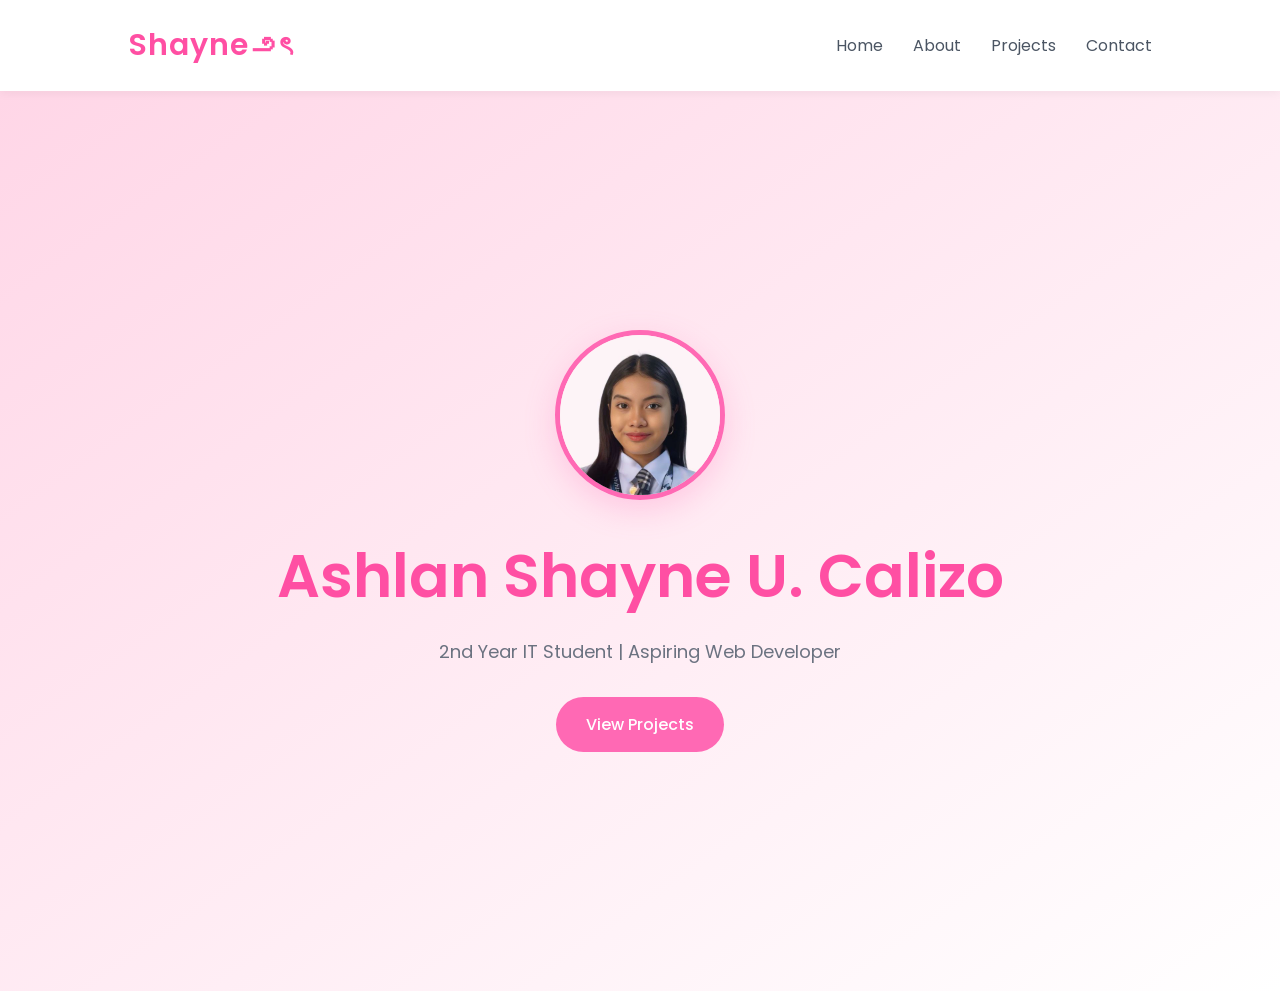
<file: index.html>
<!DOCTYPE html>
<html lang="en">
<head>
    <meta charset="UTF-8">
    <meta name="viewport" content="width=device-width, initial-scale=1.0">
    <title>Home | Calizo Portfolio</title>

    <link rel="stylesheet" href="style.css">

    <link href="https://fonts.googleapis.com/css2?family=Poppins:wght@300;400;500;600&display=swap" rel="stylesheet">
</head>
<body>

    <!-- NAVBAR -->

    <nav>

        <h1 class="logo">Shayne౨ৎ</h1>

        <ul>

            <li><a href="index.html">Home</a></li>

            <li><a href="about.html">About</a></li>

            <li><a href="projects.html">Projects</a></li>

            <li><a href="contact.html">Contact</a></li>

        </ul>

    </nav>

    <!-- HERO -->

    <section class="hero">

        <img src="images/profile.jpg" alt="Profile" class="profile">

        <h1>Ashlan Shayne U. Calizo</h1>

        <p>2nd Year IT Student | Aspiring Web Developer</p>

        <a href="projects.html" class="btn">View Projects</a>

    </section>

</body>
</html>
</file>
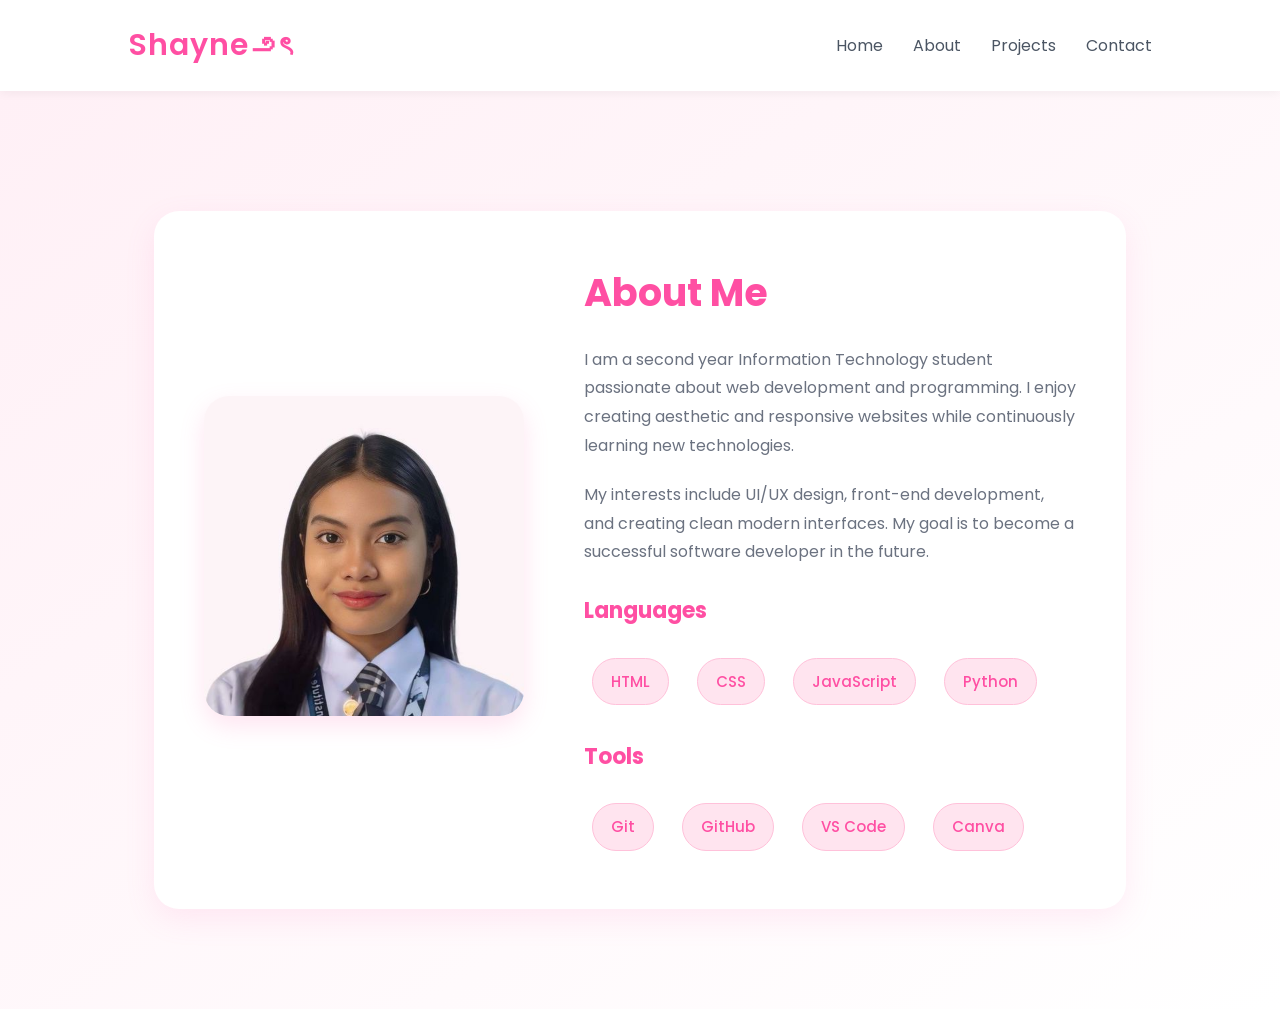
<file: about.html>
<!DOCTYPE html>
<html lang="en">
<head>
    <meta charset="UTF-8">
    <meta name="viewport" content="width=device-width, initial-scale=1.0">
    <title>Calizo Portfolio</title>

    <link rel="stylesheet" href="style.css">
</head>
<body>

    <!-- NAVBAR -->

    <nav>

        <h1 class="logo">Shayne౨ৎ</h1>

        <ul>

            <li><a href="index.html">Home</a></li>

            <li><a href="about.html">About</a></li>

            <li><a href="projects.html">Projects</a></li>

            <li><a href="contact.html">Contact</a></li>

        </ul>

    </nav>

    <!-- ABOUT PAGE -->

    <section class="about-page">

        <div class="about-container">

            <div class="about-image">

                <img src="images/profile.jpg" alt="Profile">

            </div>

            <div class="about-content">

                <h2>About Me</h2>

                <p>
                    I am a second year Information Technology student passionate about web development and programming.
                    I enjoy creating aesthetic and responsive websites while continuously learning new technologies.
                </p>

                <p>
                    My interests include UI/UX design, front-end development, and creating clean modern interfaces.
                    My goal is to become a successful software developer in the future.
                </p>

                <div class="skills-section">

                    <h3>Languages</h3>
                
                    <div class="skills">
                
                        <span>HTML</span>
                        <span>CSS</span>
                        <span>JavaScript</span>
                        <span>Python</span>
                
                    </div>
                
                    <h3>Tools</h3>
                
                    <div class="skills">
                
                        <span>Git</span>
                        <span>GitHub</span>
                        <span>VS Code</span>
                        <span>Canva</span>
                
                    </div>
                
                </div>

            </div>

        </div>

    </section>

</body>
</html>
</file>
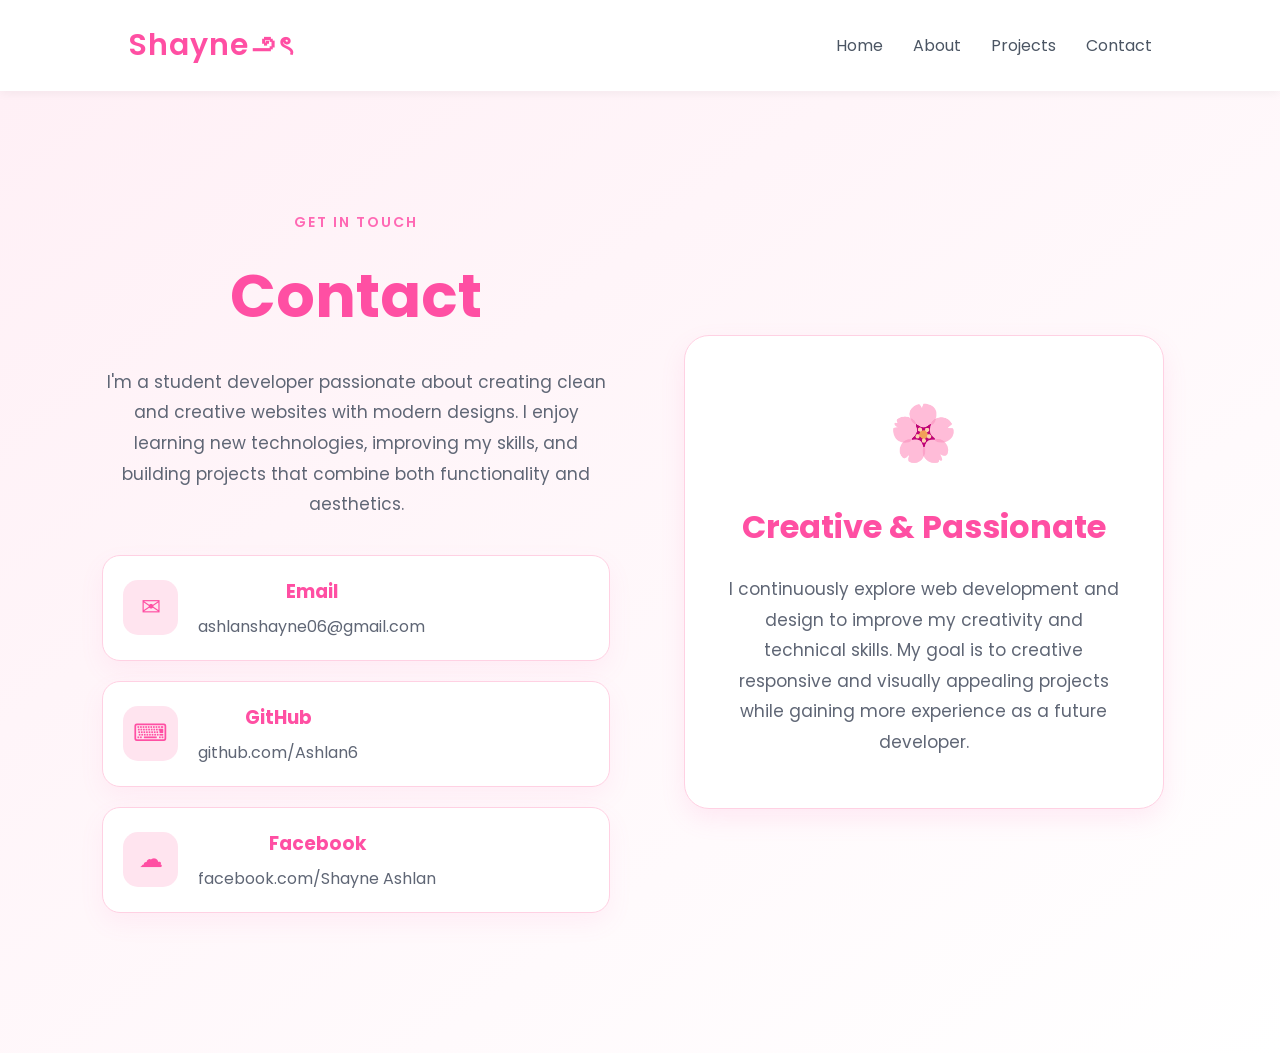
<file: contact.html>
<!DOCTYPE html>
<html lang="en">
<head>
    <meta charset="UTF-8">
    <meta name="viewport" content="width=device-width, initial-scale=1.0">
    <title>Calizo Portfolio</title>

    <link rel="stylesheet" href="style.css">
</head>
<body>

    <nav>

        <h1 class="logo">Shayne౨ৎ</h1>

        <ul>

            <li><a href="index.html">Home</a></li>

            <li><a href="about.html">About</a></li>

            <li><a href="projects.html">Projects</a></li>

            <li><a href="contact.html">Contact</a></li>

        </ul>

    </nav>
    
    <section class="contact-page">
        <!-- LEFT SIDE -->
    
        <div class="contact-left">
    
            <p class="small-title">GET IN TOUCH</p>
    
            <h1>Contact</h1>
    
            <p class="contact-description">
                I'm a student developer passionate about creating clean and
                creative websites with modern designs. I enjoy learning new
                technologies, improving my skills, and building projects that 
                combine both functionality and aesthetics. 
            </p>
    
            <!-- EMAIL -->
    
            <div class="contact-box">
    
                <div class="icon">✉</div>
    
                <div>
    
                    <h3>Email</h3>
    
                    <p>ashlanshayne06@gmail.com</p>
    
                </div>
    
            </div>
    
            <!-- GITHUB -->
    
            <div class="contact-box">
    
                <div class="icon">⌨</div>
    
                <div>
    
                    <h3>GitHub</h3>
    
                    <p>
                        <a href="https://github.com/Ashlan6" target="_blank">
                            github.com/Ashlan6
                        </a>
                    </p>
    
                </div>
    
            </div>
    
            <!-- FACEBOOK -->
    
            <div class="contact-box">
    
                <div class="icon">☁</div>
    
                <div>
    
                    <h3>Facebook</h3>
    
                    <p>
                        <a href="https://facebook.com/Sangsang6" target="_blank">
                            facebook.com/Shayne Ashlan
                        </a>
                    </p>
    
                </div>
    
            </div>
    
        </div>
    
        <!-- RIGHT SIDE -->
    
        <div class="contact-right">
    
            <div class="opportunity-card">
    
                <div class="big-icon">🌸</div>
    
                <h2>Creative & Passionate</h2>
    
                <p>
                    I continuously explore web development and design to improve
                    my creativity and technical skills. My goal is to creative
                    responsive and visually appealing projects while gaining 
                    more experience as a future developer.
                </p>
    
            </div>
    
        </div>
    
    </section>

</body>
</html>
</file>
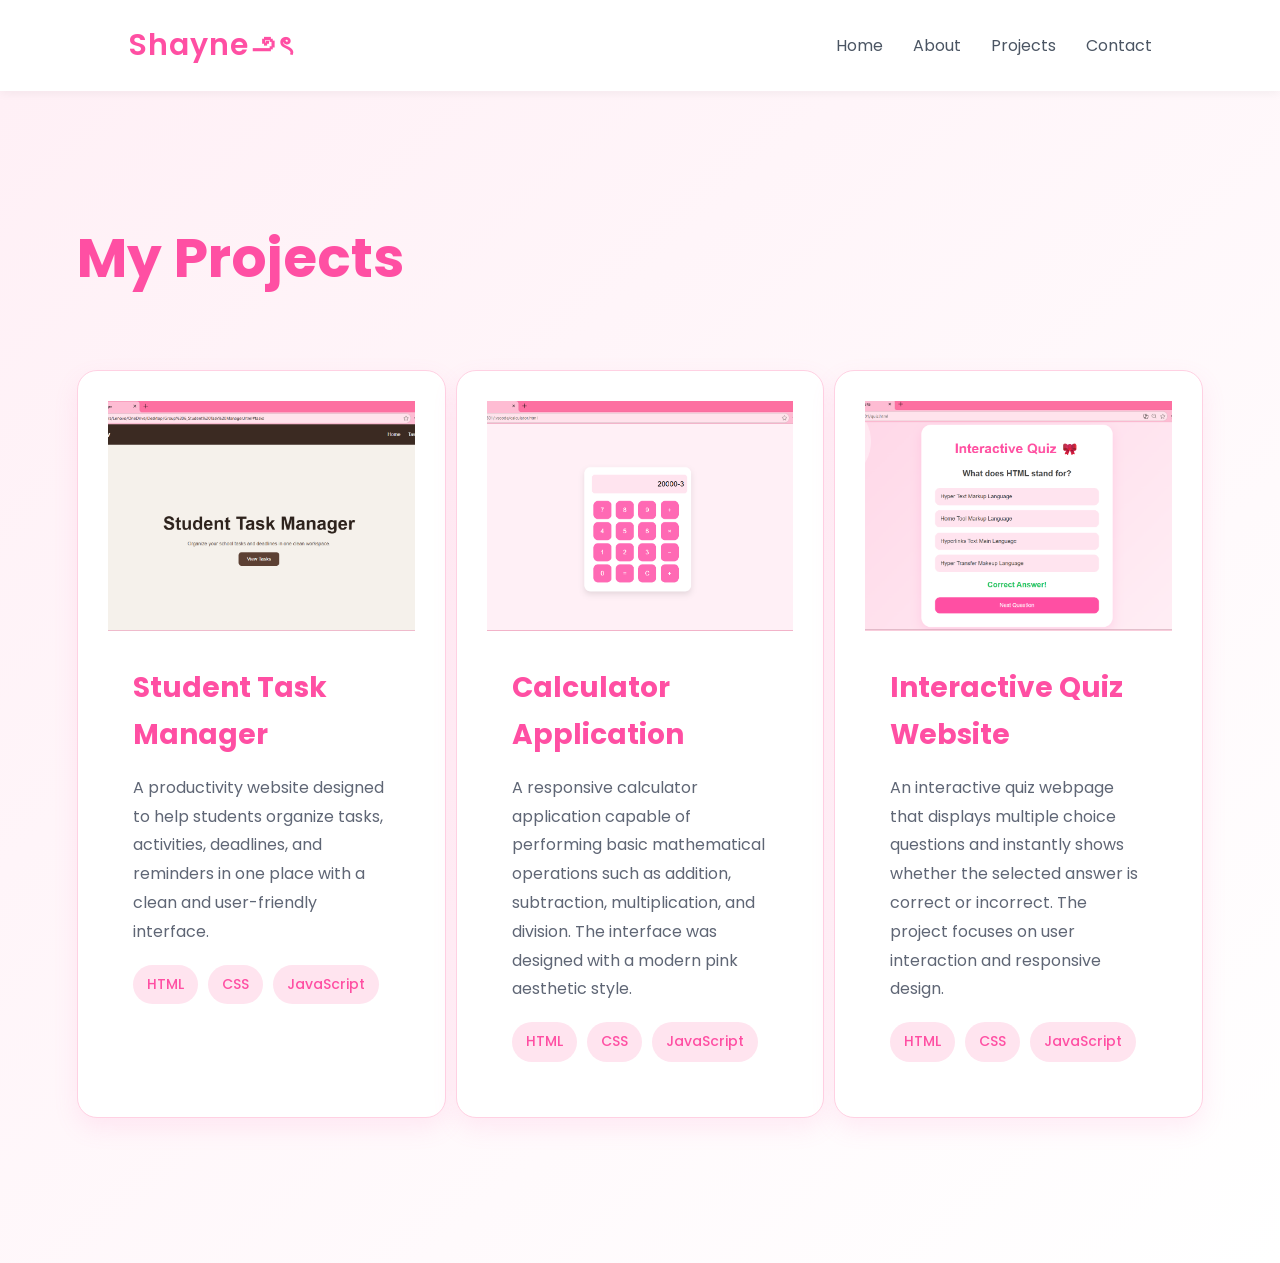
<file: projects.html>
<!DOCTYPE html>
<html lang="en">
<head>
    <meta charset="UTF-8">
    <meta name="viewport" content="width=device-width, initial-scale=1.0">
    <title>Calizo Portfolio</title>

    <link rel="stylesheet" href="style.css">
</head>
<body>

    <nav>

        <h1 class="logo">Shayne౨ৎ</h1>

        <ul>

            <li><a href="index.html">Home</a></li>

            <li><a href="about.html">About</a></li>

            <li><a href="projects.html">Projects</a></li>

            <li><a href="contact.html">Contact</a></li>

        </ul>

    </nav>

    <section class="projects-page">

        <h2>My Projects</h2>
    
        <div class="projects-container">

            <!-- PROJECT 1 -->
        
            <div class="project-card">

                <img src="images/project1.png" alt="Project 1">
            
                <div class="project-content">
            
                    <h3>Student Task Manager</h3>
            
                    <p>
                        A productivity website designed to help students organize tasks,
                        activities, deadlines, and reminders in one place with a clean
                        and user-friendly interface.
                    </p>
            
                    <div class="tech-stack">
            
                        <span>HTML</span>
                        <span>CSS</span>
                        <span>JavaScript</span>
            
                    </div>
            
                </div>
            
            </div>
        
            <!-- PROJECT 2 -->
        
            <div class="project-card">
        
                <img src="images/project2.png" alt="Project 2">
        
                <div class="project-content">
        
                    <h3>Calculator Application</h3>
        
                    <p>
                        A responsive calculator application capable of performing basic mathematical
                        operations such as addition, subtraction, multiplication, and division.
                        The interface was designed with a modern pink aesthetic style.
                    </p>
        
                    <div class="tech-stack">
            
                        <span>HTML</span>
                        <span>CSS</span>
                        <span>JavaScript</span>
            
                    </div>
        
                </div>
        
            </div>
        
            <!-- PROJECT 3 -->
        
            <div class="project-card">
        
                <img src="images/project3.png" alt="Project 3">
        
                <div class="project-content">
        
                    <h3>Interactive Quiz Website</h3>
        
                    <p>
                        An interactive quiz webpage that displays multiple choice questions and
                        instantly shows whether the selected answer is correct or incorrect.
                        The project focuses on user interaction and responsive design.
                    </p>
        
                    <div class="tech-stack">
            
                        <span>HTML</span>
                        <span>CSS</span>
                        <span>JavaScript</span>
            
                    </div>
        
                </div>
        
            </div>
        
        </div>        
    
    </section>

</body>
</html>
</file>
<file: style.css>
@import url('https://fonts.googleapis.com/css2?family=Poppins:wght@300;400;500;600&display=swap');

*{
    margin:0;
    padding:0;
    box-sizing:border-box;
}

html{
    scroll-behavior:smooth;
}

body{
    font-family:'poppins', sans-serif;
    background:#fff7fb;
    color:#4b5563;
    line-height:1.7;
}

/* SECTIONS */

section{
    padding:100px 12%;
}

/* HERO */

.hero{
    min-height:100vh;
    display:flex;
    flex-direction:column;
    justify-content:center;
    align-items:center;
    text-align:center;
    background:linear-gradient(to bottom right,#ffd6e7,#ffffff);
}

.profile{
    width:170px;
    height:170px;
    border-radius:50%;
    object-fit:cover;
    margin-bottom:25px;
    border:5px solid #ff69b4;
    box-shadow:0 10px 30px rgba(255,105,180,0.25);
}

.hero h1{
    font-size:60px;
    font-weight:600;
    color:#ff4fa3;
}

.hero p{
    margin-top:10px;
    font-size:18px;
    color:#6b7280;
}

/* BUTTON */

.btn{
    margin-top:30px;
    text-decoration:none;
    color:white;
    background:#ff69b4;
    padding:14px 30px;
    border-radius:50px;
    transition:0.3s;
    font-weight:500;
}

.btn:hover{
    background:#ff4fa3;
    transform:translateY(-3px);
}

/* TITLES */

h2{
    text-align:center;
    font-size:38px;
    margin-bottom:40px;
    color:#ff4fa3;
}

/* ABOUT */

.about{
    background:white;
}

.about p{
    max-width:800px;
    margin:auto;
    text-align:center;
    color:#6b7280;
}

/* SKILLS */

.skills{
    margin-top:40px;
    text-align:center;
}

.skills span{
    display:inline-block;
    margin:8px;
    padding:10px 18px;
    border-radius:30px;
    background:#ffe4ef;
    color:#ff4fa3;
    border:1px solid #ffc1da;
    transition:0.3s;
    font-weight:500;
}

.skills span:hover{
    transform:translateY(-3px);
    background:#ff69b4;
    color:white;
}

/* PROJECTS */

.projects{
    background:#fff0f6;
}

.project-card{
    background:white;
    padding:30px;
    border-radius:20px;
    margin:25px auto;
    max-width:700px;
    border:1px solid #ffd1e3;
    transition:0.3s;
    box-shadow:0 5px 15px rgba(255,182,193,0.15);
}

.project-card:hover{
    transform:translateY(-5px);
    border-color:#ff69b4;
}

.project-card h3{
    margin-bottom:12px;
    font-size:24px;
    color:#ff4fa3;
}

.project-card p{
    color:#6b7280;
    margin-bottom:10px;
}

/* CONTACT */

.contact{
    text-align:center;
    background:white;
}

.contact p{
    margin:15px 0;
}

.contact a{
    color:#ff4fa3;
    text-decoration:none;
    font-weight:500;
}

.contact a:hover{
    text-decoration:underline;
}

/* MOBILE */

@media(max-width:768px){

    section{
        padding:80px 8%;
    }

    .hero h1{
        font-size:40px;
    }

    .hero p{
        font-size:16px;
    }

    .profile{
        width:140px;
        height:140px;
    }

}
/* ANIMATIONS */

@keyframes fadeUp{
    from{
        opacity:0;
        transform:translateY(40px);
    }

    to{
        opacity:1;
        transform:translateY(0);
    }
}

@keyframes float{
    0%{
        transform:translateY(0px);
    }

    50%{
        transform:translateY(-12px);
    }

    100%{
        transform:translateY(0px);
    }
}

/* APPLY ANIMATIONS */

.hero h1{
    animation:fadeUp 1s ease;
}

.hero p{
    animation:fadeUp 1.3s ease;
}

.btn{
    animation:fadeUp 1.6s ease;
}

.profile{
    animation:float 4s ease-in-out infinite;
}

.about,
.projects,
.contact{
    animation:fadeUp 1s ease;
}
/* NAVBAR */

nav{
    width:100%;
    padding:20px 10%;
    display:flex;
    justify-content:space-between;
    align-items:center;
    background:white;
    position:sticky;
    top:0;
    z-index:1000;
    box-shadow:0 2px 10px rgba(0,0,0,0.05);
}

.logo{
    color:#ff4fa3;
    font-size:30px;
    font-weight:600;
    letter-spacing:1px;
    cursor:pointer;
    transition:0.3s;
}

.logo:hover{
    transform:scale(1.05);
}

nav ul{
    display:flex;
    list-style:none;
}

nav ul li{
    margin-left:30px;
}

nav ul li a{
    text-decoration:none;
    color:#4b5563;
    transition:0.3s;
}

nav ul li a:hover{
    color:#ff4fa3;
}

/* PAGE SECTIONS */

.about-page,
.projects-page,
.contact-page{
    min-height:100vh;
    padding-top:120px;
}
/* CONTACT PAGE */

.contact-page{
    min-height:100vh;
    background:linear-gradient(to bottom right,#fff0f6,#ffffff);
    text-align:center;
}

.contact-container{
    display:flex;
    justify-content:center;
    gap:30px;
    flex-wrap:wrap;
    margin-top:50px;
}

.contact-card{
    background:white;
    width:280px;
    padding:35px 25px;
    border-radius:20px;
    box-shadow:0 10px 25px rgba(255,105,180,0.12);
    border:1px solid #ffd1e3;
    transition:0.3s;
}

.contact-card:hover{
    transform:translateY(-8px);
    box-shadow:0 15px 30px rgba(255,105,180,0.2);
}

.contact-card h3{
    color:#ff4fa3;
    margin-bottom:15px;
    font-size:24px;
}

.contact-card p,
.contact-card a{
    color:#6b7280;
    text-decoration:none;
    font-size:16px;
}

.contact-card a:hover{
    color:#ff4fa3;
}
/* ABOUT PAGE */

.about-page{
    min-height:100vh;
    background:linear-gradient(to bottom right,#fff0f6,#ffffff);
    display:flex;
    justify-content:center;
    align-items:center;
}

.about-container{
    display:flex;
    align-items:center;
    gap:60px;
    flex-wrap:wrap;
    background:white;
    padding:50px;
    border-radius:25px;
    box-shadow:0 10px 30px rgba(255,105,180,0.12);
    max-width:1100px;
}

.about-image img{
    width:320px;
    border-radius:25px;
    box-shadow:0 10px 25px rgba(255,105,180,0.18);
}

.about-content{
    flex:1;
}

.about-content h2{
    text-align:left;
    margin-bottom:20px;
}

.about-content p{
    color:#6b7280;
    margin-bottom:20px;
    line-height:1.8;
}

.about-content .skills{
    margin-top:20px;
    text-align:left;
}

/* MOBILE */

@media(max-width:900px){

    .about-container{
        flex-direction:column;
        text-align:center;
    }

    .about-content h2{
        text-align:center;
    }

    .about-content .skills{
        text-align:center;
    }

    .about-image img{
        width:250px;
    }

}
/* PROJECTS PAGE */

.projects-page{
    min-height:100vh;
    background:linear-gradient(to bottom right,#fff0f6,#ffffff);
    padding:120px 6%;
}

.projects-page h2{
    text-align:left;
    font-size:55px;
    margin-bottom:40px;
    color:#ff4fa3;
}

/* CONTAINER */

.projects-container{
    display:flex;
    gap:10px;
    justify-content:flex-start;
    flex-wrap:nowrap;
}

/* CARD */

.project-card{
    width:480px;
    background:white;
    border-radius:20px;
    overflow:hidden;
    border:1px solid #ffd1e3;
    box-shadow:0 10px 25px rgba(255,105,180,0.12);
    transition:0.3s;
}

.project-card:hover{
    transform:translateY(-8px);
    box-shadow:0 15px 30px rgba(255,105,180,0.2);
}

/* IMAGE */

.project-card img{
    width:100%;
    height:230px;
    object-fit:cover;
}

/* CONTENT */

.project-content{
    padding:25px;
    text-align:left;
}

.project-content h3{
    color:#ff4fa3;
    font-size:28px;
    margin-bottom:15px;
}

.project-content p{
    color:#5f6675;
    line-height:1.8;
    margin-bottom:18px;
    font-size:16px;
}

/* TECH TAGS */

.tech-stack{
    display:flex;
    flex-wrap:wrap;
    gap:10px;
    margin-top:15px;
}

.tech-stack span{
    background:#ffe4ef;
    color:#ff4fa3;
    padding:8px 14px;
    border-radius:30px;
    font-size:14px;
    font-weight:500;
}
/* SKILLS SECTION */

.skills-section h3{
    margin-top:25px;
    margin-bottom:15px;
    color:#ff4fa3;
    font-size:22px;
}

.skills{
    display:flex;
    flex-wrap:wrap;
    gap:12px;
}

.skills span{
    background:#ffe4ef;
    color:#ff4fa3;
    padding:10px 18px;
    border-radius:30px;
    font-size:15px;
    font-weight:500;
    transition:0.3s;
}

.skills span:hover{
    transform:translateY(-3px);
    background:#ff69b4;
    color:white;
}
/* CONTACT PAGE */

.contact-page{
    min-height:100vh;
    padding:120px 8%;
    display:flex;
    justify-content:space-between;
    align-items:center;
    gap:60px;
    background:linear-gradient(to bottom right,#fff0f6,#ffffff);
}

/* LEFT SIDE */

.contact-left{
    flex:1;
}

.small-title{
    color:#ff69b4;
    font-size:14px;
    font-weight:600;
    letter-spacing:2px;
    margin-bottom:10px;
}

.contact-left h1{
    font-size:60px;
    color:#ff4fa3;
    margin-bottom:20px;
}

.contact-description{
    color:#5f6675;
    line-height:1.8;
    margin-bottom:35px;
    max-width:550px;
    font-size:17px;
}

/* CONTACT BOX */

.contact-box{
    display:flex;
    align-items:center;
    gap:20px;
    background:white;
    padding:20px;
    border-radius:18px;
    margin-bottom:20px;
    box-shadow:0 10px 25px rgba(255,105,180,0.08);
    border:1px solid #ffd1e3;
    transition:0.3s;
}

.contact-box:hover{
    transform:translateY(-5px);
}

.icon{
    width:55px;
    height:55px;
    border-radius:15px;
    background:#ffe4ef;
    display:flex;
    justify-content:center;
    align-items:center;
    font-size:24px;
    color:#ff4fa3;
}

.contact-box h3{
    color:#ff4fa3;
    margin-bottom:5px;
}

.contact-box p{
    color:#5f6675;
}

/* RIGHT SIDE */

.contact-right{
    flex:1;
    display:flex;
    justify-content:center;
}

.opportunity-card{
    width:480px;
    background:white;
    padding:50px 40px;
    border-radius:25px;
    text-align:center;
    box-shadow:0 10px 25px rgba(255,105,180,0.12);
    border:1px solid #ffd1e3;
}

.big-icon{
    font-size:55px;
    margin-bottom:20px;
}

.opportunity-card h2{
    color:#ff4fa3;
    margin-bottom:20px;
    font-size:32px;
}

.opportunity-card p{
    color:#5f6675;
    line-height:1.8;
    font-size:17px;
}
/* CONTACT LINKS */

.contact-box a{
    text-decoration:none;
    color:#5f6675;
    transition:0.3s;
}

.contact-box a:hover{
    color:#ff4fa3;
}
/* ANIMATIONS */

@keyframes fadeUp{

    from{
        opacity:0;
        transform:translateY(40px);
    }

    to{
        opacity:1;
        transform:translateY(0);
    }

}

@keyframes float{

    0%{
        transform:translateY(0px);
    }

    50%{
        transform:translateY(-10px);
    }

    100%{
        transform:translateY(0px);
    }

}

@keyframes slideDown{

    from{
        opacity:0;
        transform:translateY(-30px);
    }

    to{
        opacity:1;
        transform:translateY(0);
    }

}

/* APPLY ANIMATIONS */

/* Navbar */

header{
    animation:slideDown 1s ease;
}

/* Hero Section */

.hero{
    animation:fadeUp 1s ease;
}

/* About */

.about-container{
    animation:fadeUp 1.2s ease;
}

/* Projects */

.project-card{
    animation:fadeUp 1s ease;
}

.project-card:hover{
    transform:translateY(-10px);
}

/* Contact */

.contact-box{
    animation:fadeUp 1s ease;
}

.opportunity-card{
    animation:float 4s ease-in-out infinite;
}

/* Buttons */

button,
.btn{
    transition:0.3s;
}

button:hover,
.btn:hover{
    transform:scale(1.05);
}
</file>
